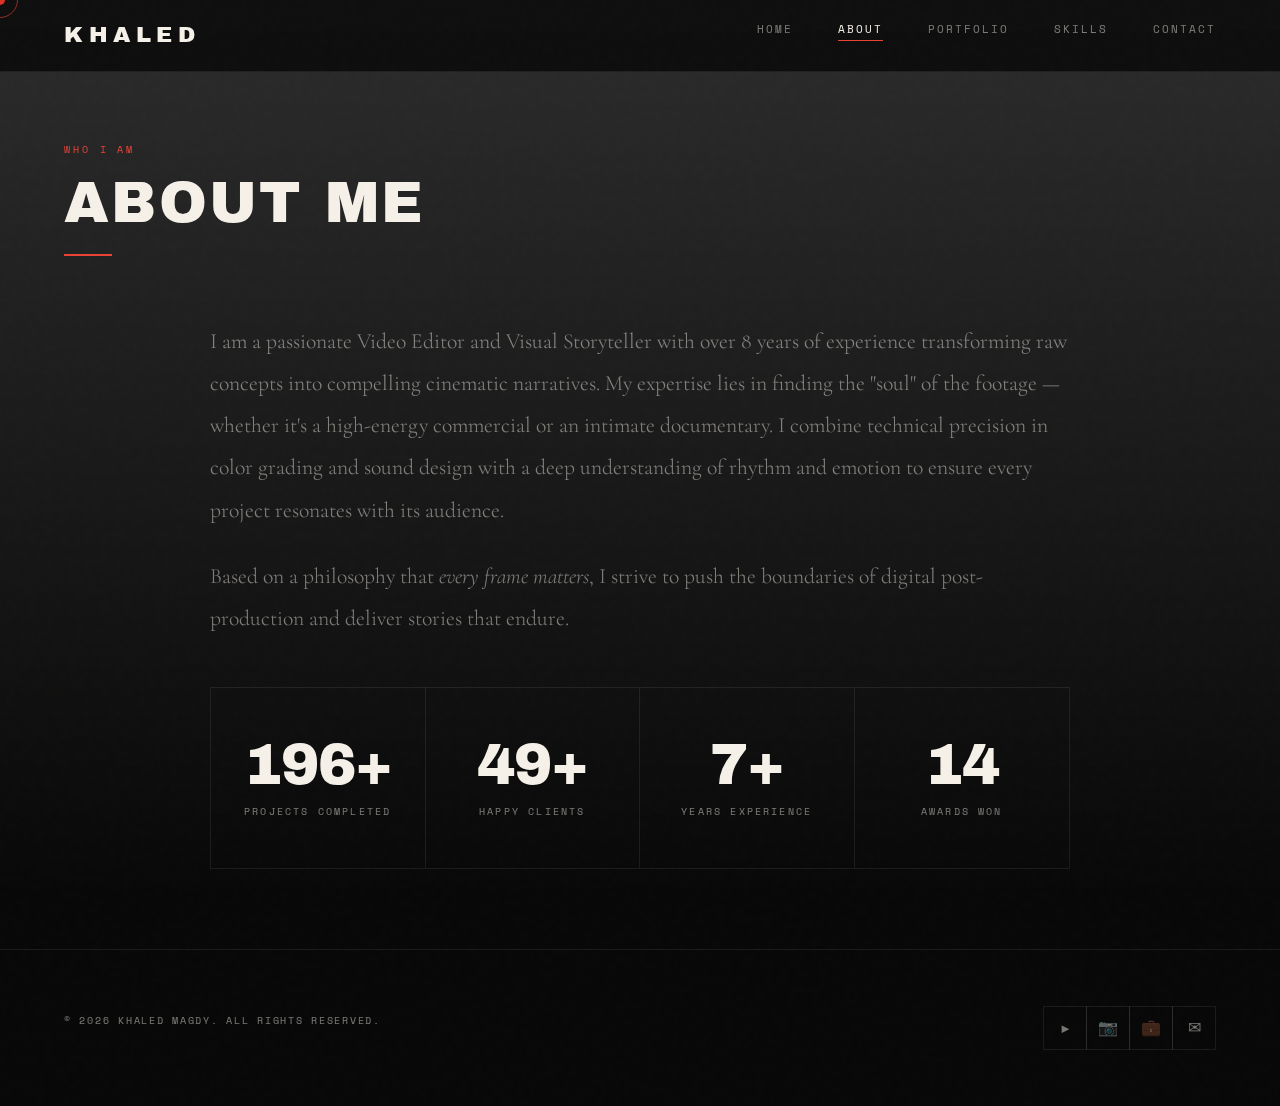
<file: about.html>
<!DOCTYPE html>
<html lang="en">
<head>
    <meta charset="UTF-8">
    <meta name="viewport" content="width=device-width, initial-scale=1.0">
    <title>Khaled Magdy — About</title>
    <link href="https://cdn.jsdelivr.net/npm/bootstrap@5.3.2/dist/css/bootstrap.min.css" rel="stylesheet">
    <link rel="preconnect" href="https://fonts.googleapis.com">
    <link rel="preconnect" href="https://fonts.gstatic.com" crossorigin>
    <link href="https://fonts.googleapis.com/css2?family=Archivo+Black&family=Cormorant+Garamond:ital,wght@0,300;0,400;1,300;1,400&family=Space+Mono:wght@400;700&display=swap" rel="stylesheet">
    <link rel="stylesheet" href="style.css">
</head>
<body>
<div class="cursor"></div>
<div class="cursor-ring"></div>
<div class="bg-gradient"></div>

<nav>
    <a href="index.html" style="text-decoration:none;">
        <div class="logo">Khaled</div>
    </a>
    <ul class="nav-links">
        <li><a href="index.html">Home</a></li>
        <li><a href="about.html" class="active">About</a></li>
        <li><a href="portfolio.html">Portfolio</a></li>
        <li><a href="skills.html">Skills</a></li>
        <li><a href="contact.html">Contact</a></li>
    </ul>
    <div class="menu-toggle" onclick="toggleMenu()">
        <span></span><span></span><span></span>
    </div>
</nav>

<section class="page-section" style="padding-top:140px;">
    <span class="section-label">Who I Am</span>
    <h2 class="section-title" data-reveal>About Me</h2>
    <div class="section-divider"></div>

    <div class="about-content">
        <p class="about-description" data-reveal>
            I am a passionate Video Editor and Visual Storyteller with over 8 years of experience 
            transforming raw concepts into compelling cinematic narratives. My expertise lies in 
            finding the "soul" of the footage — whether it's a high-energy commercial or an 
            intimate documentary. I combine technical precision in color grading and sound design 
            with a deep understanding of rhythm and emotion to ensure every project resonates 
            with its audience.
        </p>
        <p class="about-description" data-reveal data-reveal-delay="1" style="margin-top:-1.5rem;">
            Based on a philosophy that <em>every frame matters</em>, I strive to push the boundaries 
            of digital post-production and deliver stories that endure.
        </p>

        <div class="stats" data-reveal data-reveal-delay="2">
            <div class="stat-item">
                <div class="stat-number">200+</div>
                <div class="stat-label">Projects Completed</div>
            </div>
            <div class="stat-item">
                <div class="stat-number">50+</div>
                <div class="stat-label">Happy Clients</div>
            </div>
            <div class="stat-item">
                <div class="stat-number">8+</div>
                <div class="stat-label">Years Experience</div>
            </div>
            <div class="stat-item">
                <div class="stat-number">15</div>
                <div class="stat-label">Awards Won</div>
            </div>
        </div>
    </div>
</section>

<footer>
    <p>&copy; 2026 Khaled Magdy. All rights reserved.</p>
    <div class="social-links">
        <a href="#" aria-label="YouTube">▶</a>
        <a href="#" aria-label="Instagram">📷</a>
        <a href="#" aria-label="LinkedIn">💼</a>
        <a href="#" aria-label="Email">✉</a>
    </div>
</footer>

<script src="https://cdn.jsdelivr.net/npm/bootstrap@5.3.2/dist/js/bootstrap.bundle.min.js"></script>
<script src="script.js"></script>
</body>
</html>
</file>
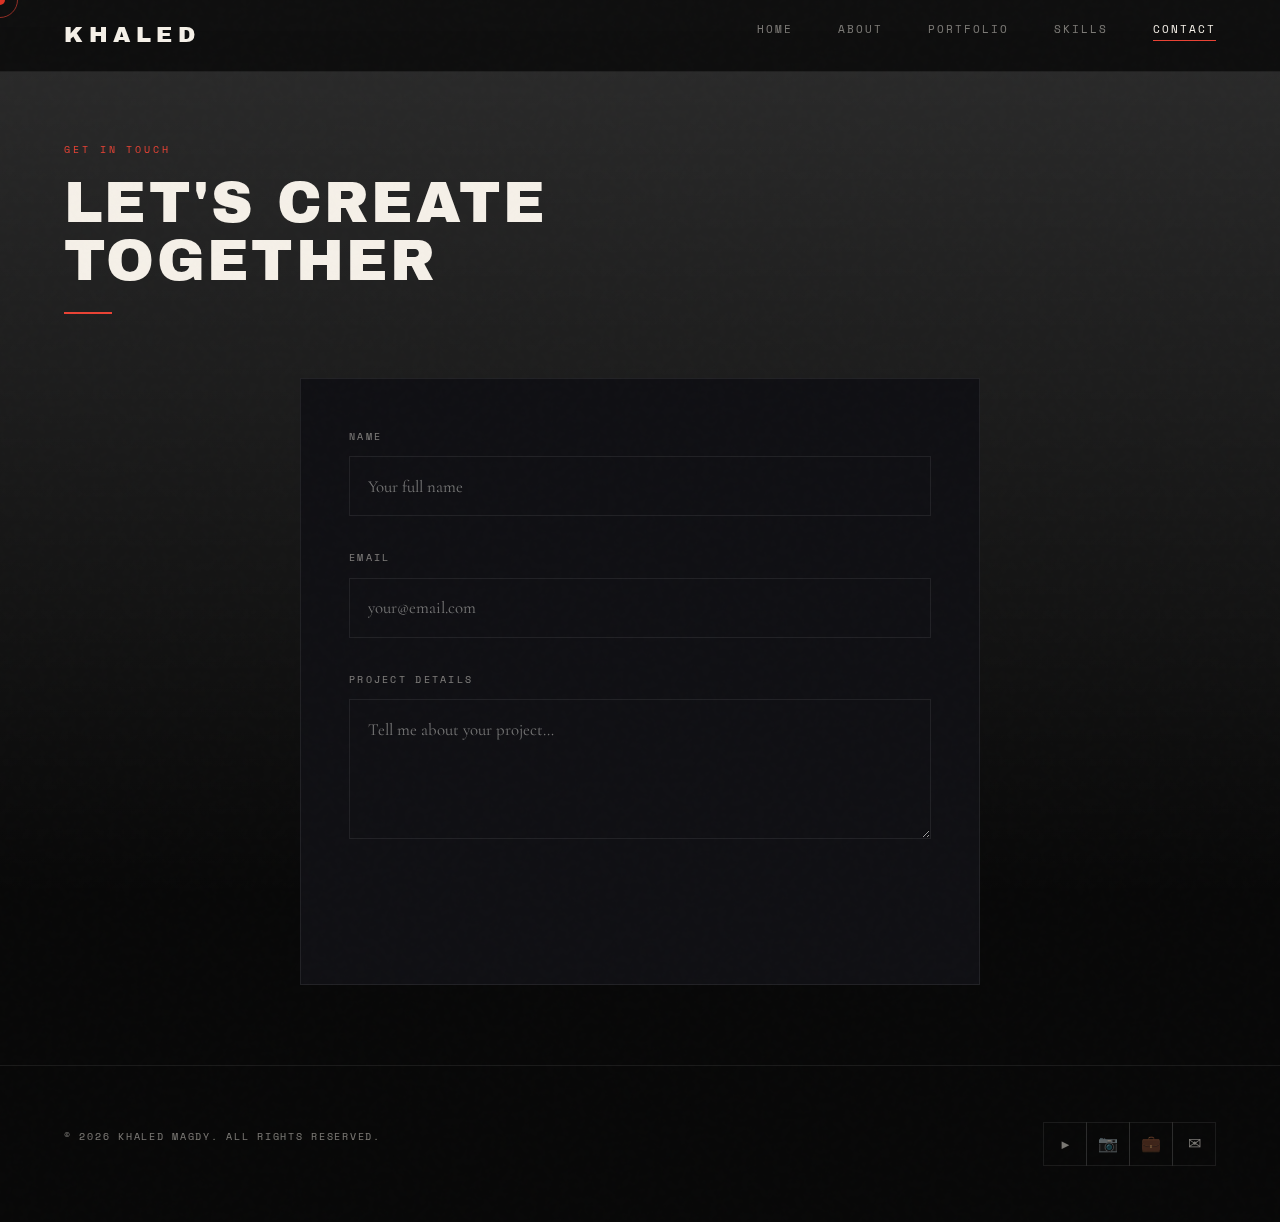
<file: contact.html>
<!DOCTYPE html>
<html lang="en">
<head>
    <meta charset="UTF-8">
    <meta name="viewport" content="width=device-width, initial-scale=1.0">
    <title>Khaled Magdy — Contact</title>
    <link href="https://cdn.jsdelivr.net/npm/bootstrap@5.3.2/dist/css/bootstrap.min.css" rel="stylesheet">
    <link rel="preconnect" href="https://fonts.googleapis.com">
    <link rel="preconnect" href="https://fonts.gstatic.com" crossorigin>
    <link href="https://fonts.googleapis.com/css2?family=Archivo+Black&family=Cormorant+Garamond:ital,wght@0,300;0,400;1,300;1,400&family=Space+Mono:wght@400;700&display=swap" rel="stylesheet">
    <link rel="stylesheet" href="style.css">
</head>
<body>
<div class="cursor"></div>
<div class="cursor-ring"></div>
<div class="bg-gradient"></div>

<nav>
    <a href="index.html" style="text-decoration:none;">
        <div class="logo">Khaled</div>
    </a>
    <ul class="nav-links">
        <li><a href="index.html">Home</a></li>
        <li><a href="about.html">About</a></li>
        <li><a href="portfolio.html">Portfolio</a></li>
        <li><a href="skills.html">Skills</a></li>
        <li><a href="contact.html" class="active">Contact</a></li>
    </ul>
    <div class="menu-toggle" onclick="toggleMenu()">
        <span></span><span></span><span></span>
    </div>
</nav>

<section class="page-section" style="padding-top:140px;">
    <span class="section-label">Get in Touch</span>
    <h2 class="section-title" data-reveal>Let's Create<br>Together</h2>
    <div class="section-divider"></div>

    <div class="contact-content">
        <form class="contact-form" onsubmit="return false;">
            <div class="form-group" data-reveal>
                <label for="name">Name</label>
                <input type="text" id="name" name="name" required placeholder="Your full name">
            </div>
            <div class="form-group" data-reveal data-reveal-delay="1">
                <label for="email">Email</label>
                <input type="email" id="email" name="email" required placeholder="your@email.com">
            </div>
            <div class="form-group" data-reveal data-reveal-delay="2">
                <label for="project">Project Details</label>
                <textarea id="project" name="project" required placeholder="Tell me about your project…"></textarea>
            </div>
            <button type="submit" class="submit-button" data-reveal data-reveal-delay="3">Send Message</button>
        </form>
    </div>
</section>

<footer>
    <p>&copy; 2026 Khaled Magdy. All rights reserved.</p>
    <div class="social-links">
        <a href="#" aria-label="YouTube">▶</a>
        <a href="#" aria-label="Instagram">📷</a>
        <a href="#" aria-label="LinkedIn">💼</a>
        <a href="#" aria-label="Email">✉</a>
    </div>
</footer>

<script src="https://cdn.jsdelivr.net/npm/bootstrap@5.3.2/dist/js/bootstrap.bundle.min.js"></script>
<script src="script.js"></script>
</body>
</html>
</file>
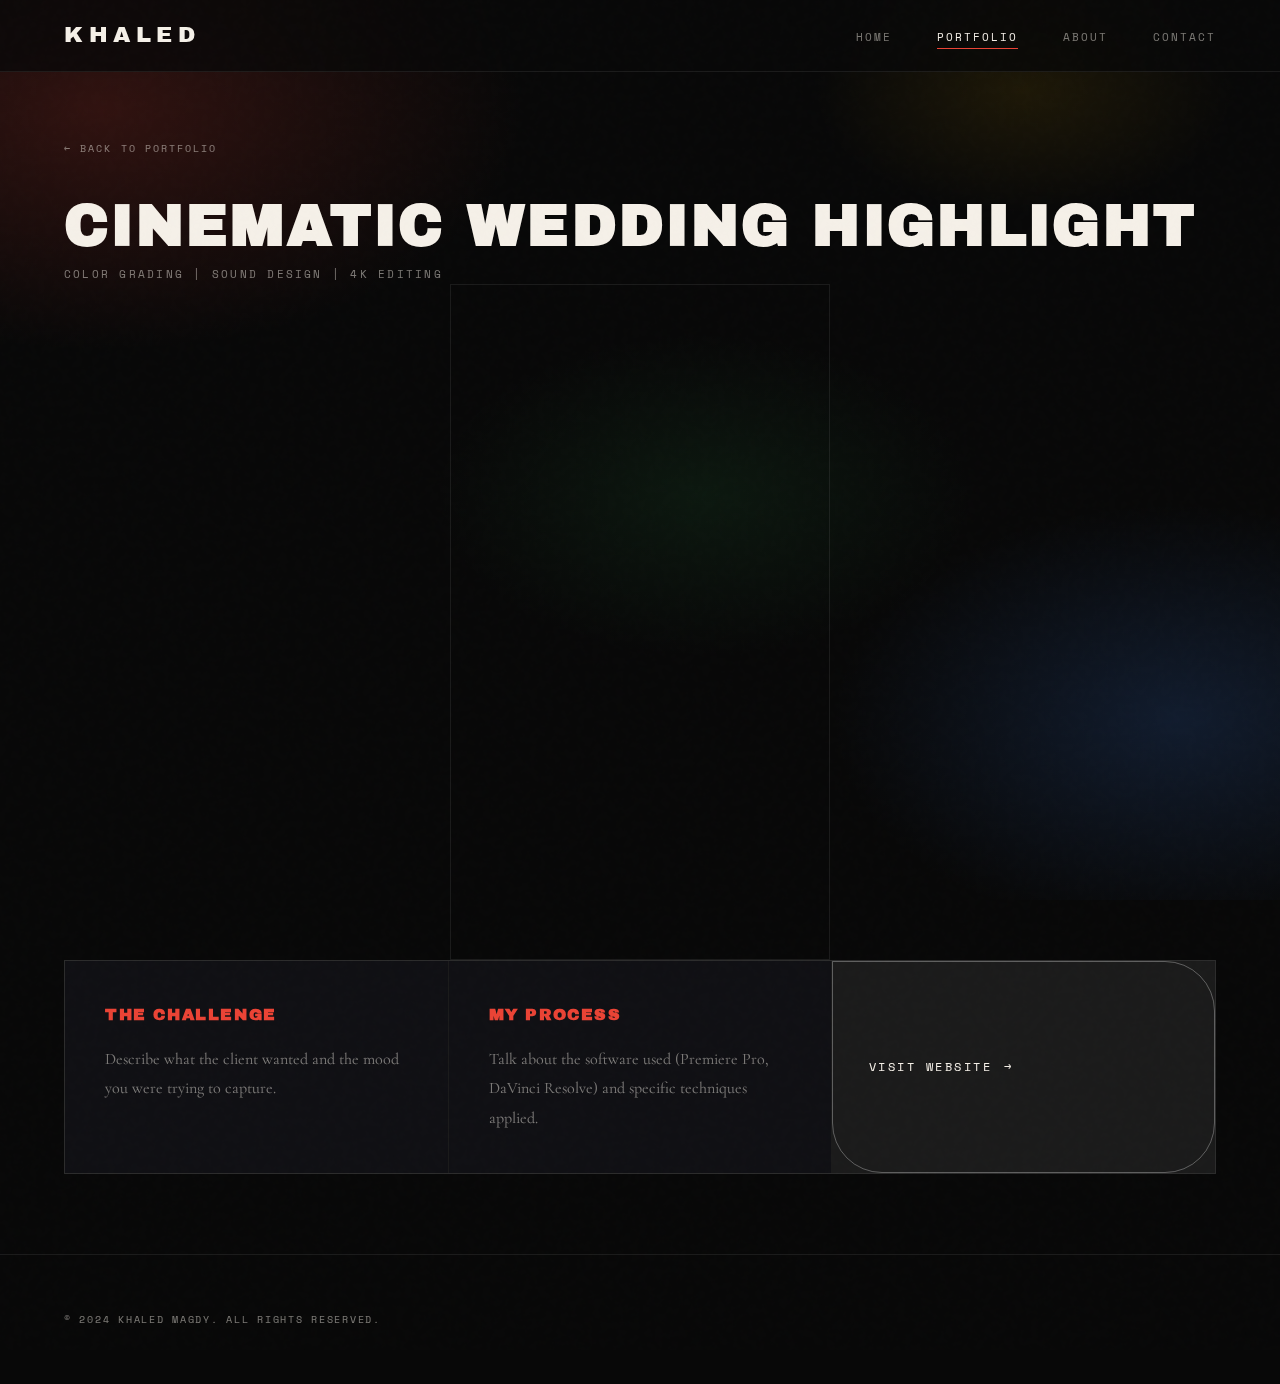
<file: project-1.html>
<!DOCTYPE html>
<html lang="en">
<head>
    <meta charset="UTF-8">
    <meta name="viewport" content="width=device-width, initial-scale=1.0">
    <title>Project Name - Video Portfolio</title>
    <link href="https://fonts.googleapis.com/css2?family=Bebas+Neue&family=Outfit:wght@300;400;600&display=swap" rel="stylesheet">
    <link rel="stylesheet" href="style.css">
</head>
<body>
    <div class="bg-gradient"></div>

    <nav>
        <a href="index.html" style="text-decoration: none;">
        <div class="logo">Khaled</div>
        </a>
        <ul class="nav-links">
            <li><a href="index.html">Home</a></li>
            <li><a href="portfolio.html" class="active">Portfolio</a></li>
            <li><a href="about.html">About</a></li>
            <li><a href="contact.html">Contact</a></li>
        </ul>
    </nav>

    <section class="project-detail-section">
        <div class="project-header">
            <a href="portfolio.html" class="back-link">← Back to Portfolio</a>
            <h1 class="section-title">Cinematic Wedding Highlight</h1>
            <p class="project-subtitle">Color Grading | Sound Design | 4K Editing</p>
        </div>

        <div class="dynamic-video-wrapper">
    <div class="video-item">
        <iframe 
            src="https://www.facebook.com/plugins/video.php?height=476&href=https%3A%2F%2Fwww.facebook.com%2Freel%2F877121025022593%2F&show_text=false&width=267&t=0" 
            scrolling="no" 
            frameborder="0" 
            allowfullscreen="true" 
            allow="autoplay; clipboard-write; encrypted-media; picture-in-picture; web-share">
        </iframe>
    </div>


        <div class="project-info">
            <div class="info-block">
                <h3>The Challenge</h3>
                <p>Describe what the client wanted and the mood you were trying to capture.</p>
            </div>
            <div class="info-block">
                <h3>My Process</h3>
                <p>Talk about the software used (Premiere Pro, DaVinci Resolve) and specific techniques applied.</p>
            </div>
            <a href="https://yourprojectlink.com" class="cta-button" target="_blank">Visit Website</a>
        </div>
    </section>

    <footer>
        <p>&copy; 2024 Khaled Magdy. All rights reserved.</p>
    </footer>
</body>
</html>
</file>
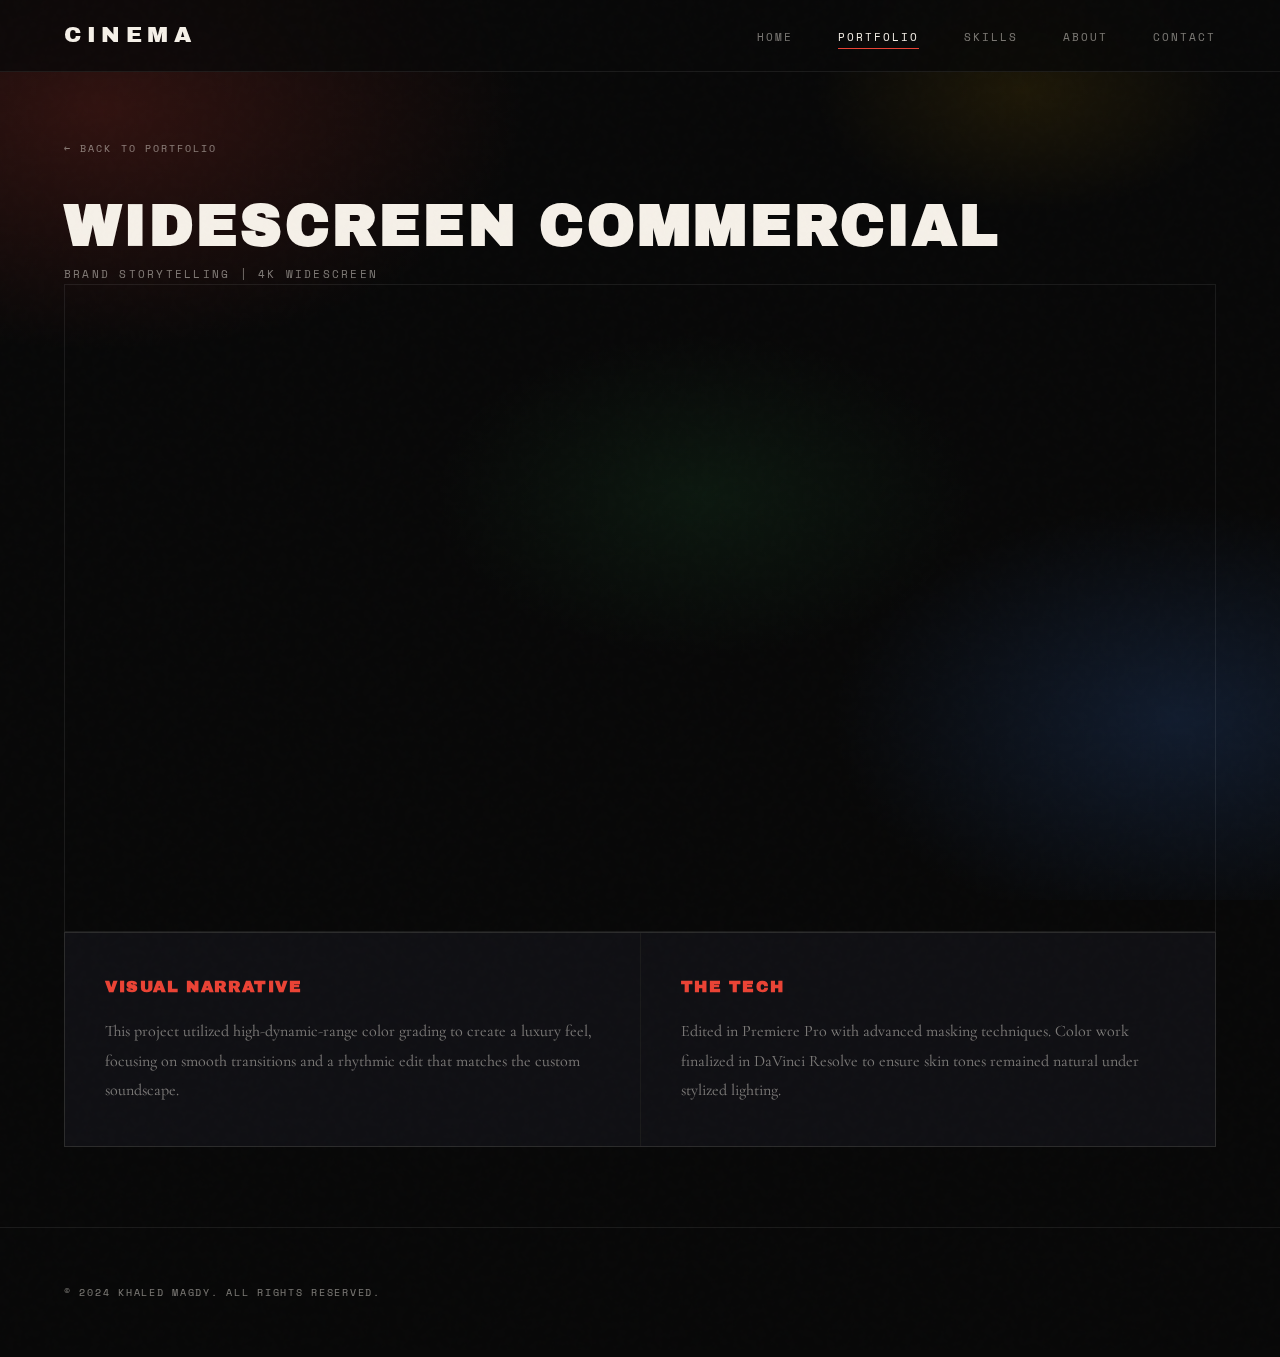
<file: project-2.html>
<!DOCTYPE html>
<html lang="en">
<head>
    <meta charset="UTF-8">
    <meta name="viewport" content="width=device-width, initial-scale=1.0">
    <title>Cinematic Commercial - Project 2</title>
    <link href="https://fonts.googleapis.com/css2?family=Bebas+Neue&family=Outfit:wght@300;400;600&display=swap" rel="stylesheet">
    <link rel="stylesheet" href="style.css">
</head>
<body>
    <div class="bg-gradient"></div>

    <nav>
        <div class="logo">CINEMA</div>
        <ul class="nav-links">
            <li><a href="home.html">Home</a></li>
            <li><a href="portfolio.html" class="active">Portfolio</a></li>
            <li><a href="skills.html">Skills</a></li>
            <li><a href="about.html">About</a></li>
            <li><a href="contact.html">Contact</a></li>
        </ul>
    </nav>

    <section class="project-detail-section">
        <div class="project-header">
            <a href="portfolio.html" class="back-link">← Back to Portfolio</a>
            <h1 class="section-title">Widescreen Commercial</h1>
            <p class="project-subtitle">Brand Storytelling | 4K Widescreen</p>
        </div>

        <div class="dynamic-video-wrapper">
            <div class="video-item widescreen">
                <iframe 
                    src="https://www.youtube.com/embed/dQw4w9WgXcQ" 
                    frameborder="0" 
                    allowfullscreen="true" 
                    allow="autoplay; encrypted-media; picture-in-picture">
                </iframe>
            </div>
        </div>

        <div class="project-info">
            <div class="info-block">
                <h3>Visual Narrative</h3>
                <p>This project utilized high-dynamic-range color grading to create a luxury feel, focusing on smooth transitions and a rhythmic edit that matches the custom soundscape.</p>
            </div>
            <div class="info-block">
                <h3>The Tech</h3>
                <p>Edited in Premiere Pro with advanced masking techniques. Color work finalized in DaVinci Resolve to ensure skin tones remained natural under stylized lighting.</p>
            </div>
        </div>
    </section>

    <footer>
        <p>&copy; 2024 Khaled Magdy. All rights reserved.</p>
    </footer>
</body>
</html>
</file>
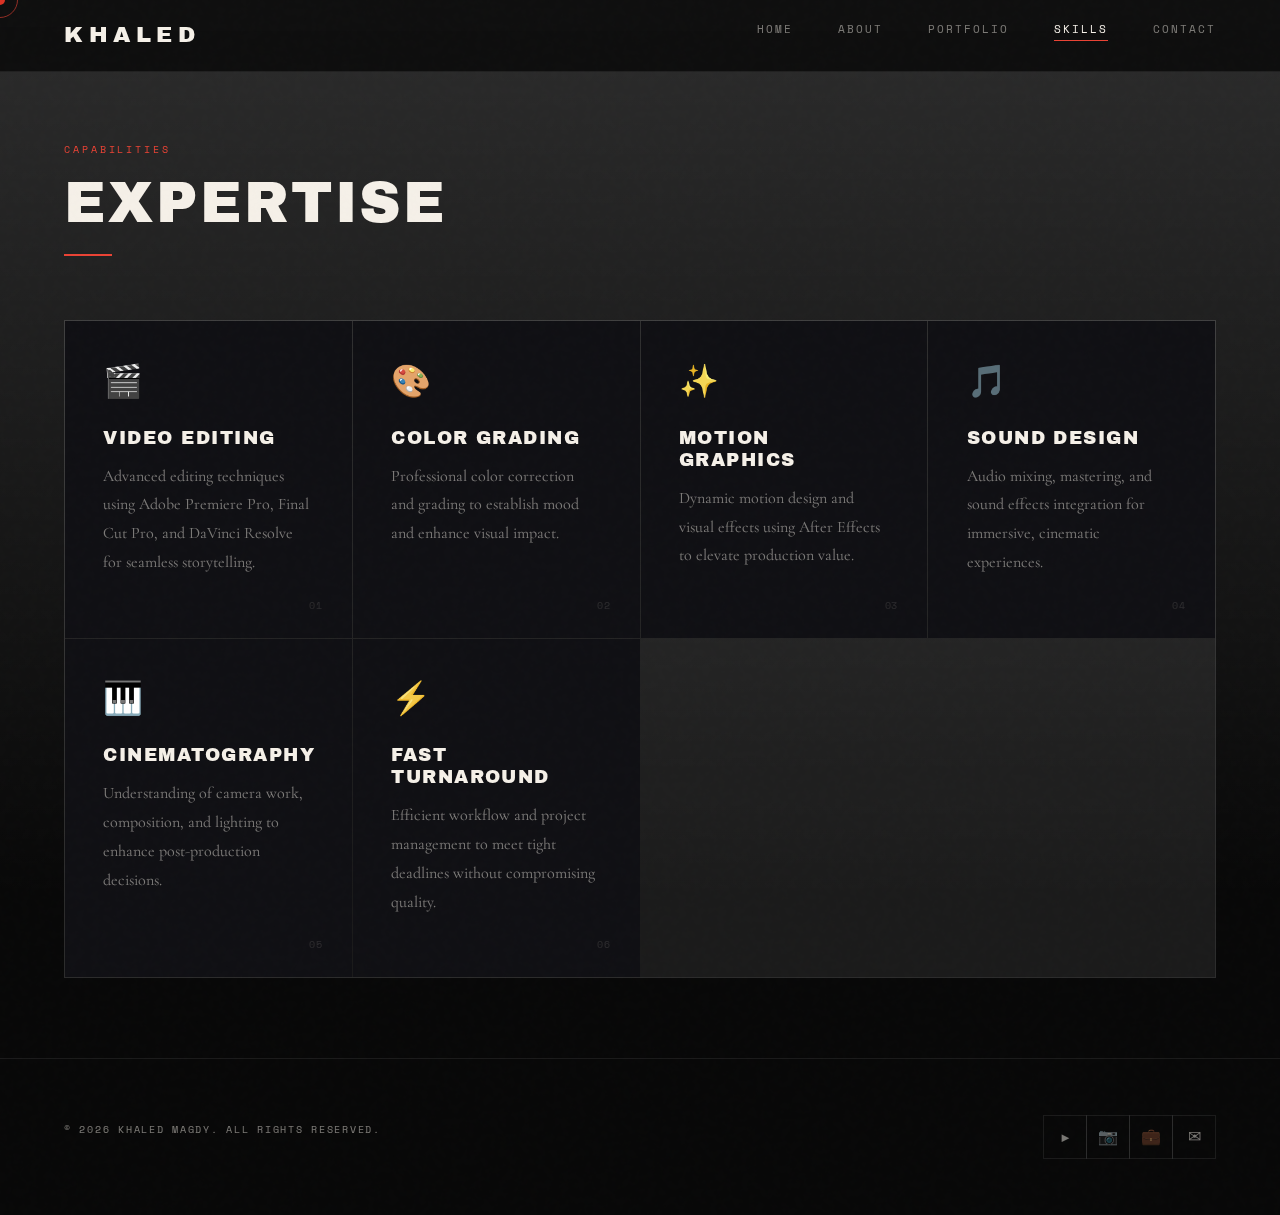
<file: skills.html>
<!DOCTYPE html>
<html lang="en">
<head>
    <meta charset="UTF-8">
    <meta name="viewport" content="width=device-width, initial-scale=1.0">
    <title>Khaled Magdy — Skills</title>
    <link href="https://cdn.jsdelivr.net/npm/bootstrap@5.3.2/dist/css/bootstrap.min.css" rel="stylesheet">
    <link rel="preconnect" href="https://fonts.googleapis.com">
    <link rel="preconnect" href="https://fonts.gstatic.com" crossorigin>
    <link href="https://fonts.googleapis.com/css2?family=Archivo+Black&family=Cormorant+Garamond:ital,wght@0,300;0,400;1,300;1,400&family=Space+Mono:wght@400;700&display=swap" rel="stylesheet">
    <link rel="stylesheet" href="style.css">
</head>
<body>
<div class="cursor"></div>
<div class="cursor-ring"></div>
<div class="bg-gradient"></div>

<nav>
    <a href="index.html" style="text-decoration:none;">
        <div class="logo">Khaled</div>
    </a>
    <ul class="nav-links">
        <li><a href="index.html">Home</a></li>
        <li><a href="about.html">About</a></li>
        <li><a href="portfolio.html">Portfolio</a></li>
        <li><a href="skills.html" class="active">Skills</a></li>
        <li><a href="contact.html">Contact</a></li>
    </ul>
    <div class="menu-toggle" onclick="toggleMenu()">
        <span></span><span></span><span></span>
    </div>
</nav>

<section class="page-section" style="padding-top:140px;">
    <span class="section-label">Capabilities</span>
    <h2 class="section-title" data-reveal>Expertise</h2>
    <div class="section-divider"></div>

    <div class="skills-container">
        <div class="skill-card" data-reveal>
            <span class="skill-icon">🎬</span>
            <h3>Video Editing</h3>
            <p>Advanced editing techniques using Adobe Premiere Pro, Final Cut Pro, and DaVinci Resolve for seamless storytelling.</p>
            <span class="skill-num">01</span>
        </div>
        <div class="skill-card" data-reveal data-reveal-delay="1">
            <span class="skill-icon">🎨</span>
            <h3>Color Grading</h3>
            <p>Professional color correction and grading to establish mood and enhance visual impact.</p>
            <span class="skill-num">02</span>
        </div>
        <div class="skill-card" data-reveal data-reveal-delay="2">
            <span class="skill-icon">✨</span>
            <h3>Motion Graphics</h3>
            <p>Dynamic motion design and visual effects using After Effects to elevate production value.</p>
            <span class="skill-num">03</span>
        </div>
        <div class="skill-card" data-reveal>
            <span class="skill-icon">🎵</span>
            <h3>Sound Design</h3>
            <p>Audio mixing, mastering, and sound effects integration for immersive, cinematic experiences.</p>
            <span class="skill-num">04</span>
        </div>
        <div class="skill-card" data-reveal data-reveal-delay="1">
            <span class="skill-icon">🎹</span>
            <h3>Cinematography</h3>
            <p>Understanding of camera work, composition, and lighting to enhance post-production decisions.</p>
            <span class="skill-num">05</span>
        </div>
        <div class="skill-card" data-reveal data-reveal-delay="2">
            <span class="skill-icon">⚡</span>
            <h3>Fast Turnaround</h3>
            <p>Efficient workflow and project management to meet tight deadlines without compromising quality.</p>
            <span class="skill-num">06</span>
        </div>
    </div>
</section>

<footer>
    <p>&copy; 2026 Khaled Magdy. All rights reserved.</p>
    <div class="social-links">
        <a href="#" aria-label="YouTube">▶</a>
        <a href="#" aria-label="Instagram">📷</a>
        <a href="#" aria-label="LinkedIn">💼</a>
        <a href="#" aria-label="Email">✉</a>
    </div>
</footer>

<script src="https://cdn.jsdelivr.net/npm/bootstrap@5.3.2/dist/js/bootstrap.bundle.min.js"></script>
<script src="script.js"></script>
</body>
</html>
</file>
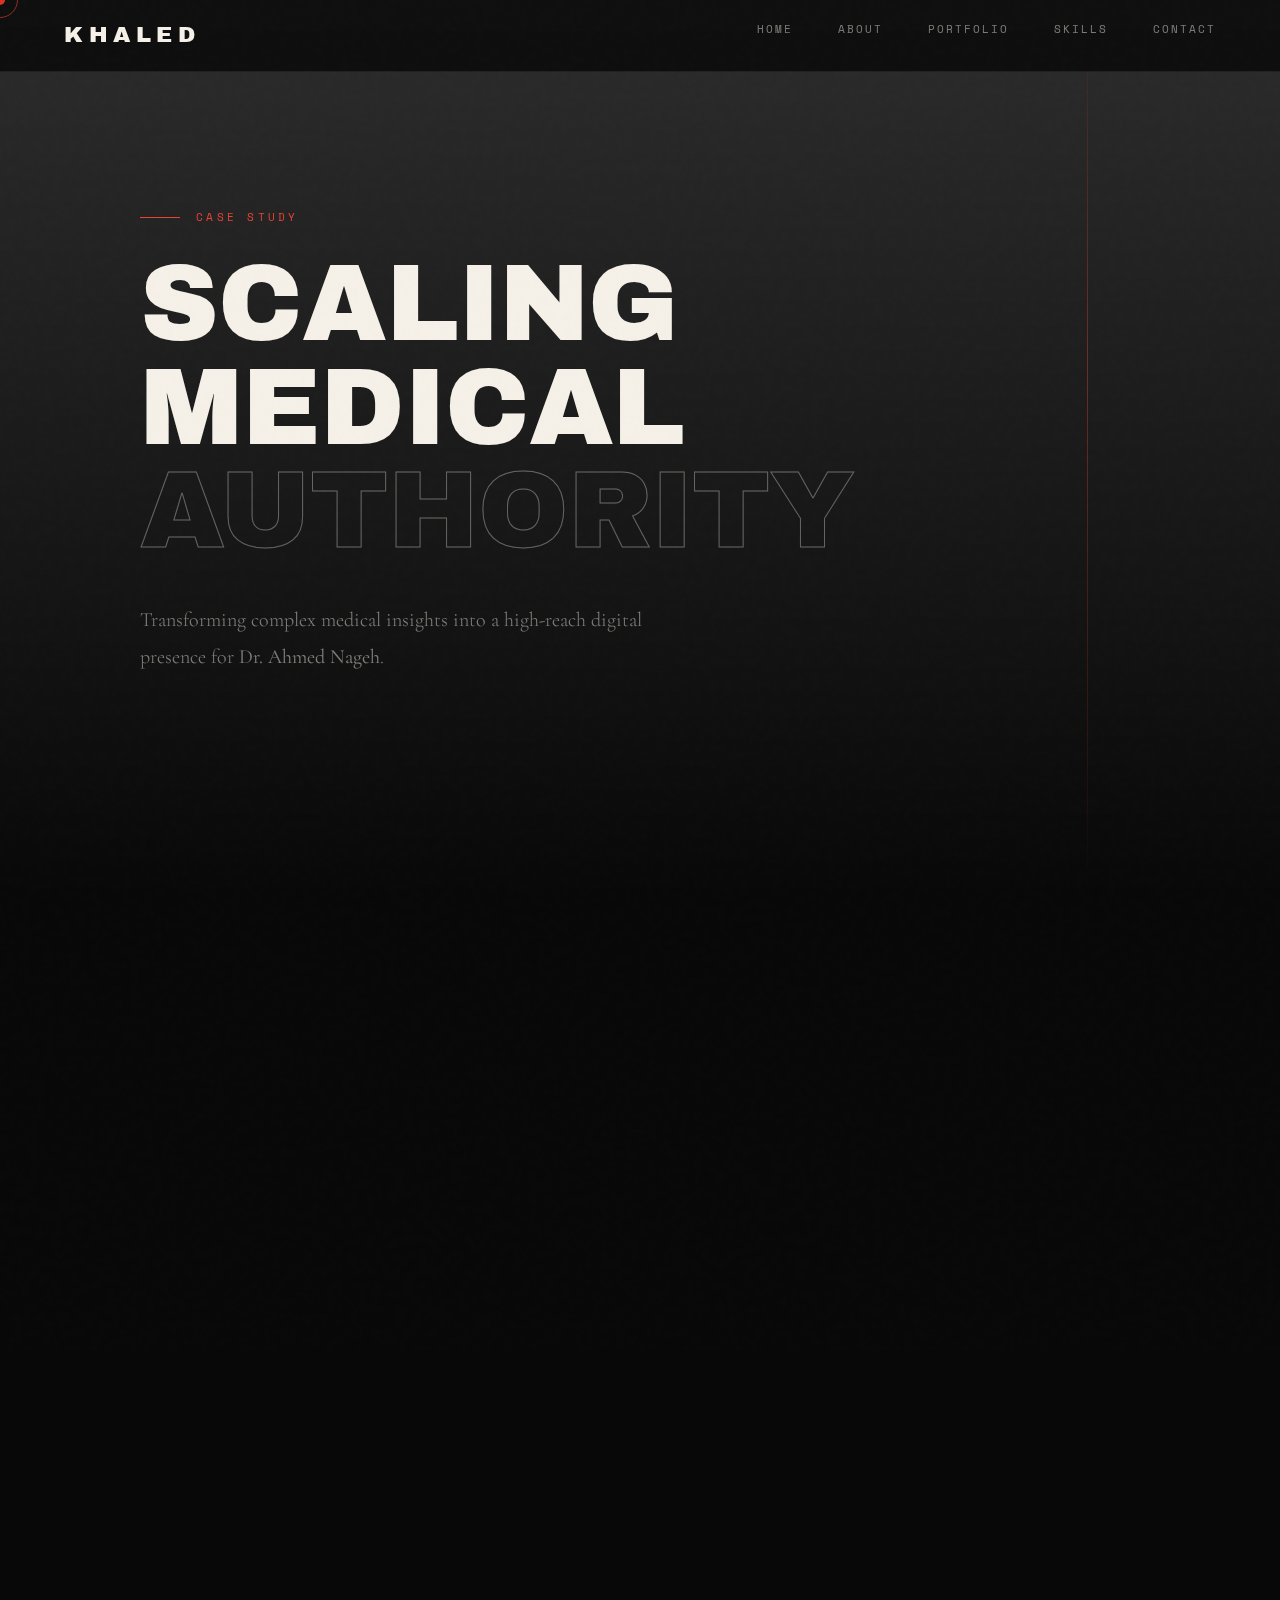
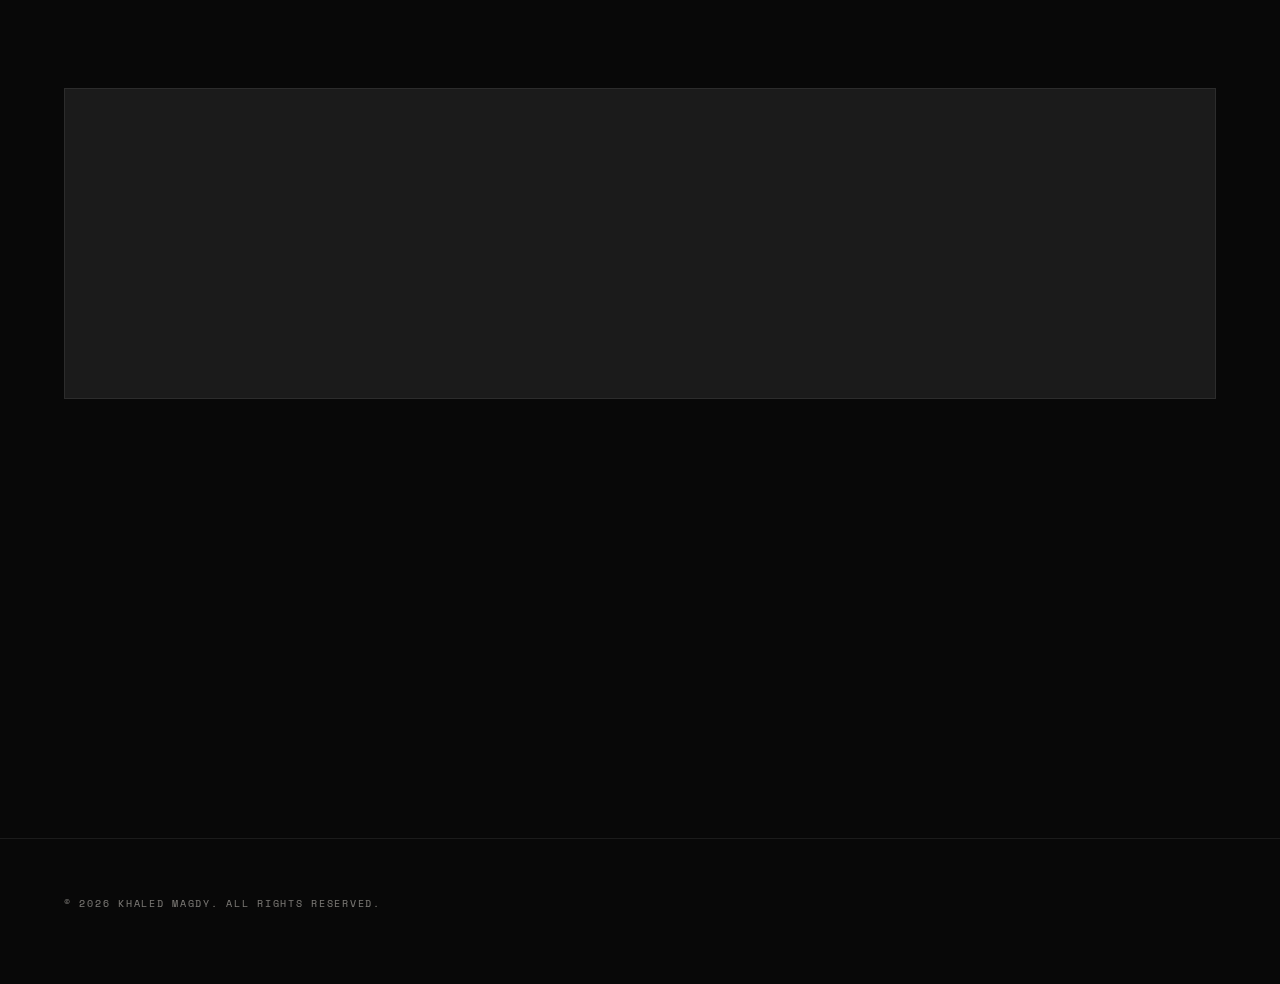
<file: Clients/AhmedNageh.html>
<!DOCTYPE html>
<html lang="en">
<head>
    <meta charset="UTF-8">
    <meta name="viewport" content="width=device-width, initial-scale=1.0">
    <title>Dr. Ahmed Nageh — Case Study</title>
    
    <link href="https://cdn.jsdelivr.net/npm/bootstrap@5.3.2/dist/css/bootstrap.min.css" rel="stylesheet">
    
    <link rel="preconnect" href="https://fonts.googleapis.com">
    <link rel="preconnect" href="https://fonts.gstatic.com" crossorigin>
    <link href="https://fonts.googleapis.com/css2?family=Archivo+Black&family=Cormorant+Garamond:ital,wght@0,300;0,400;1,300;1,400&family=Space+Mono:wght@400;700&display=swap" rel="stylesheet">
    
    <link rel="stylesheet" href="../style.css">
</head>
<body>
<div class="cursor"></div>
<div class="cursor-ring"></div>
<div class="bg-gradient"></div>

<nav>
    <a href="../index.html" style="text-decoration:none;">
        <div class="logo">Khaled</div>
    </a>
    <ul class="nav-links">
        <li><a href="../index.html">Home</a></li>
        <li><a href="../about.html">About</a></li>
        <li><a href="../portfolio.html">Portfolio</a></li>
        <li><a href="../skills.html">Skills</a></li>
        <li><a href="../contact.html">Contact</a></li>
    </ul>
</nav>

<header class="hero">
    <div class="hero-content">
        <span class="hero-eyebrow" data-reveal>Case Study</span>
        <h1 data-reveal>Scaling Medical <em>Authority</em></h1>
        <p class="subtitle" data-reveal>
            Transforming complex medical insights into a high-reach digital presence for <strong>Dr. Ahmed Nageh</strong>.
        </p>
    </div>
</header>

<section class="page-section">
    <div class="container">
        <div class="row align-items-center">
            <div class="col-lg-5" data-reveal>
                <span class="section-label">The Results</span>
                <h2 class="section-title">2 Month Impact</h2>
                <p style="color:var(--muted); font-family:var(--font-serif); font-size:1.1rem;">
                    Through strategic organic optimization, and with the help of <strong><a href="WordReward.html">Wordreward</a></strong>'s content writing team, we achieved massive visibility without a single dollar spent on ads.
                </p>
            </div>
            <div class="col-lg-7">
                <div class="stats" data-reveal>
                    <div class="stat-item">
                        <div class="stat-number" data-suffix="K+">494</div>
                        <div class="stat-label">Organic Views</div>
                    </div>
                    <div class="stat-item">
                        <div class="stat-number" data-suffix="K">17</div>
                        <div class="stat-label">Avg. TikTok Views</div>
                    </div>
                    <div class="stat-item" style="border-right:none;">
                        <div class="stat-number" data-prefix="$">0</div>
                        <div class="stat-label">Ad Spend</div>
                    </div>
                </div>
            </div>
        </div>
    </div>
</section>

<section class="page-section" style="background: none; padding-top: 140px;">
    <span class="section-label" data-reveal>🛠️ The Strategy</span>
    <h2 class="section-title" data-reveal>"Clean Authority"</h2>
    <div class="section-divider" data-reveal></div>

    <div class="skills-container">
        <div class="skill-card" data-reveal>
            <span class="skill-icon">🎯</span>
            <h3>Multi-Platform Optimization</h3>
            <p>Tailored 29 Reels for TikTok’s algorithm while maintaining professional aesthetics for Facebook.</p>
            <span class="skill-num">01</span>
        </div>

        <div class="skill-card" data-reveal data-reveal-delay="1">
            <span class="skill-icon">🪝</span>
            <h3>Strategic Hooking</h3>
            <p>Used minimalist typography and visual cues to stop the scroll and keep the medical advice as the "hero."</p>
            <span class="skill-num">02</span>
        </div>

        <div class="skill-card" data-reveal data-reveal-delay="2">
            <span class="skill-icon">🔍</span>
            <h3>SEO-Driven Content</h3>
            <p>Captions and titles structured to map to common patient search queries in digestive health.</p>
            <span class="skill-num">03</span>
        </div>
    </div>
</section>

<section class="page-section">
    <div class="container">
        <div class="about-content">
            <span class="section-label" data-reveal>Business ROI</span>
            <div class="about-description" data-reveal>
                <p style="font-size: 1.5rem; color: var(--white); line-height: 1.6;">
                    The campaign generated significant <strong>Organic Brand Equity</strong>. By focusing on "Retention-First" editing, we turned clinical information into viral, authoritative content.
                </p>
            </div>
        </div>
    </div>
</section>

<footer>
    <p>&copy; 2026 Khaled Magdy. All rights reserved.</p>
</footer>

<script src="../script.js"></script>
</body>
</html>
</file>
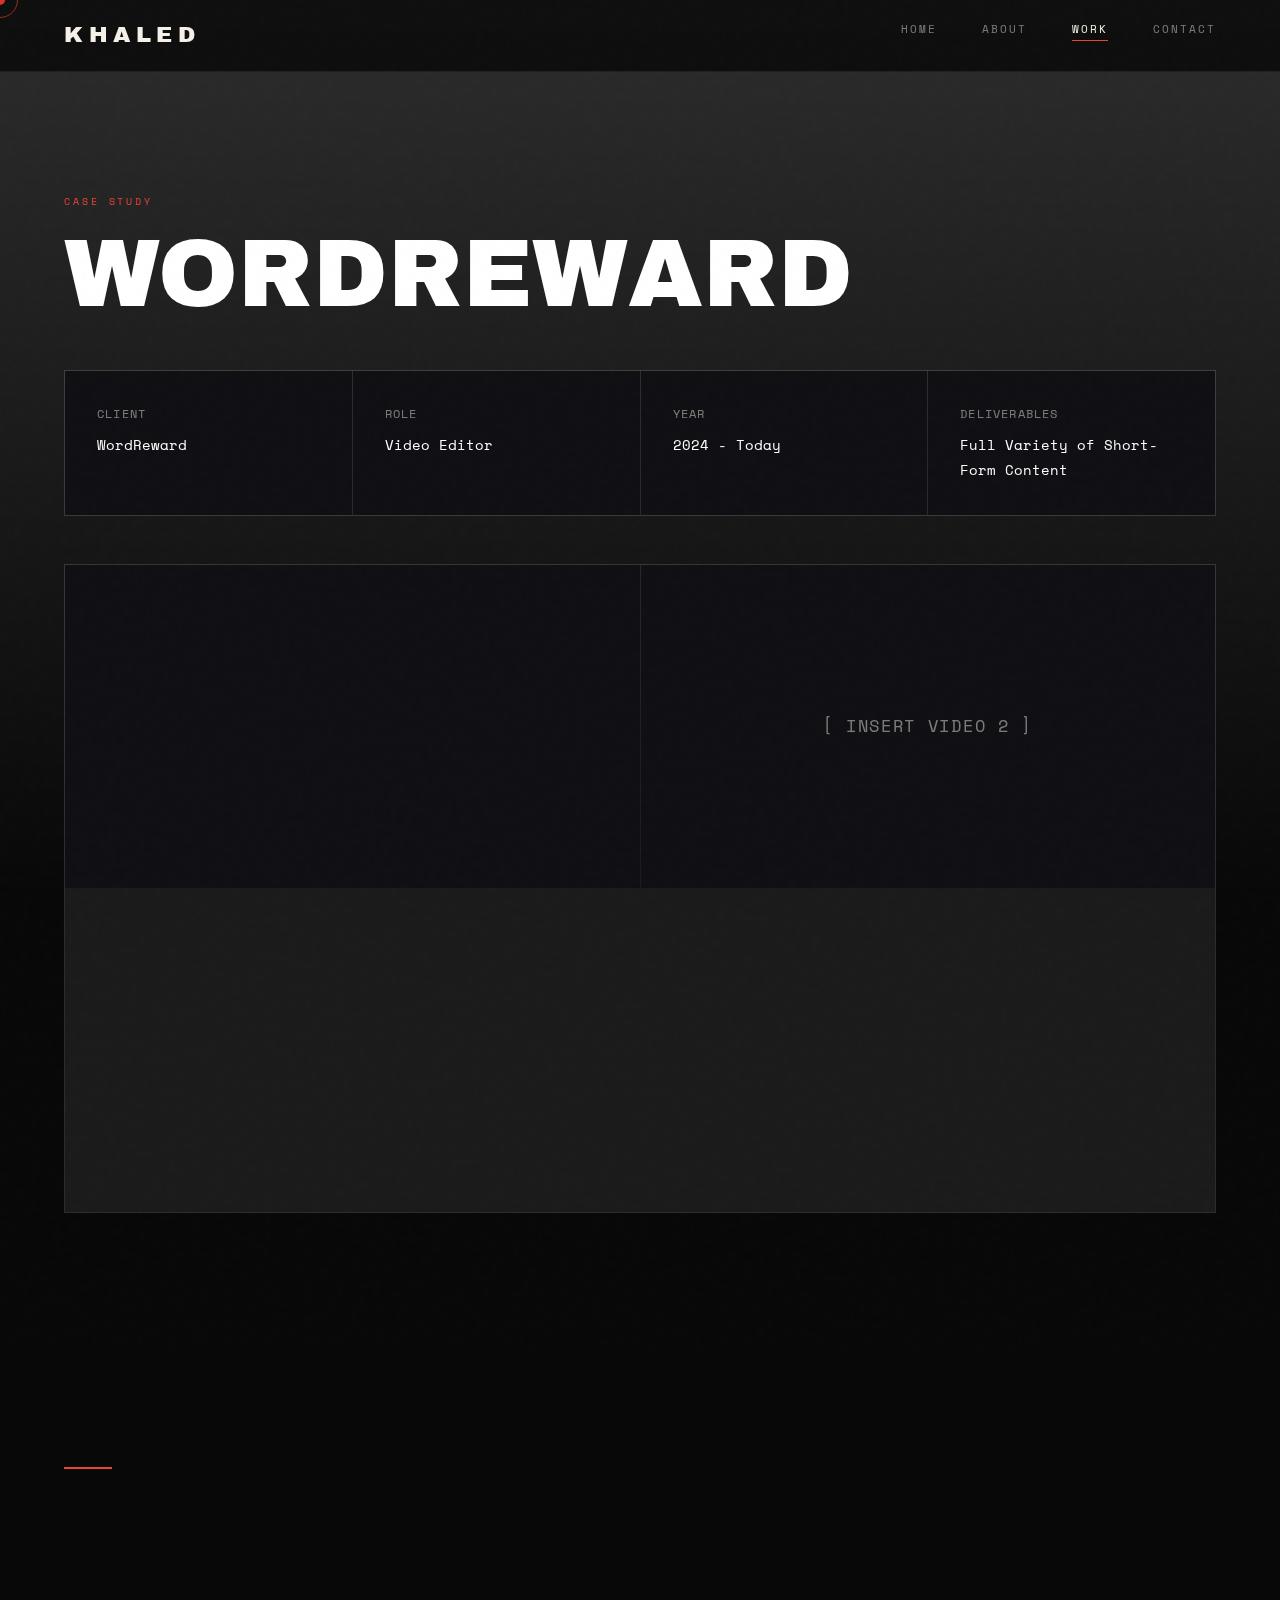
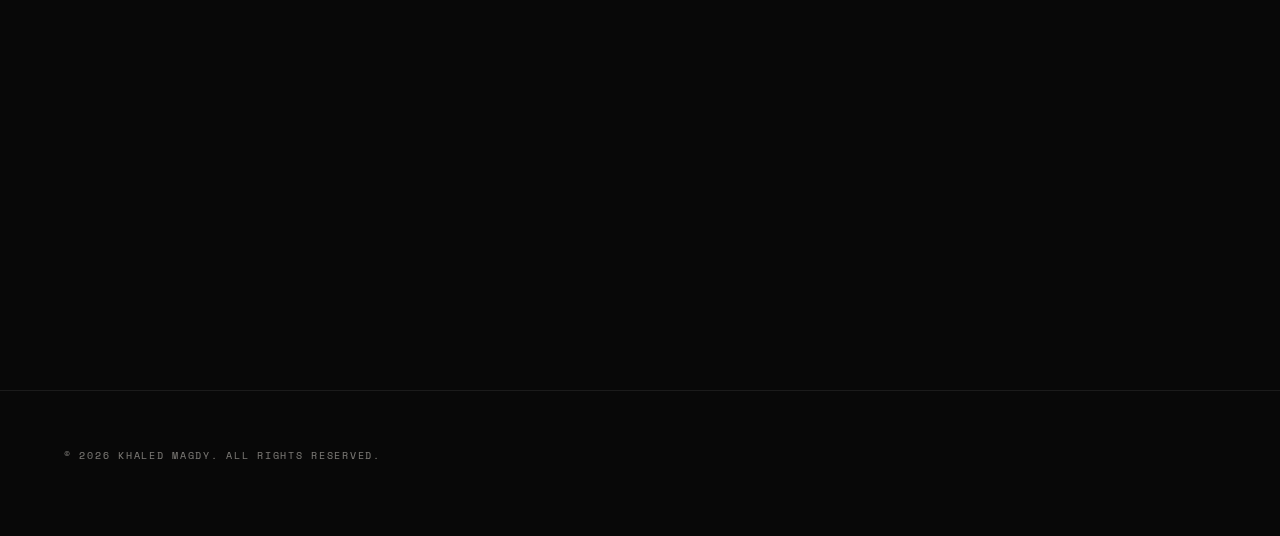
<file: Clients/WordReward.html>
<!DOCTYPE html>
<html lang="en">
<head>
    <meta charset="UTF-8">
    <meta name="viewport" content="width=device-width, initial-scale=1.0">
    <title>WordReward Project — Khaled Magdy</title>
    <link href="https://cdn.jsdelivr.net/npm/bootstrap@5.3.2/dist/css/bootstrap.min.css" rel="stylesheet">
    <link rel="preconnect" href="https://fonts.googleapis.com">
    <link rel="preconnect" href="https://fonts.gstatic.com" crossorigin>
    <link href="https://fonts.googleapis.com/css2?family=Archivo+Black&family=Cormorant+Garamond:ital,wght@0,300;0,400;1,300;1,400&family=Space+Mono:wght@400;700&display=swap" rel="stylesheet">
    <link rel="stylesheet" href="../style.css">
</head>
<body>
<div class="cursor"></div>
<div class="cursor-ring"></div>
<div class="bg-gradient"></div>

<nav>
    <a href="../index.html" style="text-decoration:none;">
        <div class="logo">Khaled</div>
    </a>
    <ul class="nav-links">
        <li><a href="../index.html">Home</a></li>
        <li><a href="../about.html">About</a></li>
        <li><a href="../index.html#portfolio" class="active">Work</a></li>
        <li><a href="../contact.html">Contact</a></li>
    </ul>
</nav>

<section class="page-section project-hero">
    <span class="section-label" data-reveal>Case Study</span>
    <h1 class="project-title" data-reveal>WordReward</h1>
    
    <div class="project-meta-grid" data-reveal>
        <div class="meta-item">
            <span class="meta-label">Client</span>
            <span class="meta-value">WordReward</span>
        </div>
        <div class="meta-item">
            <span class="meta-label">Role</span>
            <span class="meta-value">Video Editor </span>
        </div>
        <div class="meta-item">
            <span class="meta-label">Year</span>
            <span class="meta-value">2024 - Today</span>
        </div>
        <div class="meta-item">
            <span class="meta-label">Deliverables</span>
            <span class="meta-value">Full Variety of Short-Form Content</span>
        </div>
    </div>
</section>

<section class="page-section" style="padding-top: 0;">
    <div class="video-grid">
        <div class="video-container" data-reveal>
            <div class="video-placeholder">
                <span><iframe src="https://drive.google.com/file/d/16KESf4E3uBCNZx0t4vhwtQ0Yw4J-oD8v/view?usp=sharing" width="640" height="480" allow="autoplay" allowfullscreen></iframe></span>
            </div>
        </div>
        
        <div class="video-container" data-reveal data-reveal-delay="1">
            <div class="video-placeholder">
                <span>[ INSERT VIDEO 2 ]</span>
            </div>
        </div>
        
        <div class="video-container" data-reveal>
            <div class="video-placeholder">
                <span>[ INSERT VIDEO 3 ]</span>
            </div>
        </div>
        
        <div class="video-container" data-reveal data-reveal-delay="1">
            <div class="video-placeholder">
                <span>[ INSERT VIDEO 4 ]</span>
            </div>
        </div>
    </div>
</section>

<section class="page-section project-details">
    <div class="row">
        <div class="col-md-4">
            <h2 class="section-title" data-reveal style="font-size: 2rem;">The Brief</h2>
            <div class="section-divider"></div>
        </div>
        <div class="col-md-8">
            <p class="editorial-text" data-reveal>
                I started at WordReward as a video editor intern, creating promotional clips and social media content. After the internship, I transitioned to a full-time role, continuing to produce campaign videos while sharpening my editing and motion graphics skills.
            </p>
            <p class="editorial-text" data-reveal>
                The experience gave me practical, hands-on skills in video editing, motion graphics, and producing content optimized for social media.
            </p>
        </div>
    </div>
</section>

<section class="page-section" style="text-align: center; padding-bottom: 6rem;">
    <a href="KDC.html" class="cta-button" data-reveal><span>Next Project</span></a>
</section>

<footer>
    <p>&copy; 2026 Khaled Magdy. All rights reserved.</p>
</footer>

<script>
    // Reveal Animations
    const reveals = document.querySelectorAll('[data-reveal]');
    const revealOptions = { threshold: 0.1, rootMargin: "0px 0px -50px 0px" };

    const revealOnScroll = new IntersectionObserver(function(entries, observer) {
        entries.forEach(entry => {
            if (!entry.isIntersecting) return;
            entry.target.classList.add('visible');
            observer.unobserve(entry.target);
        });
    }, revealOptions);

    reveals.forEach(reveal => {
        revealOnScroll.observe(reveal);
    });

    // Custom Cursor
    const cursor = document.querySelector('.cursor');
    const cursorRing = document.querySelector('.cursor-ring');
    
    if (cursor && cursorRing) {
        document.addEventListener('mousemove', (e) => {
            cursor.style.transform = `translate(${e.clientX}px, ${e.clientY}px)`;
            cursorRing.style.transform = `translate(${e.clientX - 10}px, ${e.clientY - 10}px)`;
        });
    }
</script>

</body>
</html>
</file>
<file: style.css>
/* ============================================================
   KHALED MAGDY — CINEMATIC EDITORIAL PORTFOLIO
   Theme: Dark Film / Editorial / High Contrast Luxury
   ============================================================ */

@import url('https://fonts.googleapis.com/css2?family=Archivo+Black&family=Cormorant+Garamond:ital,wght@0,300;0,400;1,300;1,400&family=Space+Mono:wght@400;700&display=swap');

:root {
    --bg:        #080808;
    --surface:   #101014;
    --surface2:  #18181e;
    --border:    rgba(255,255,255,0.08);

    /* Primary accent — Google Red */
    --red:       #EA4335;
    --red-dim:   rgba(234,67,53,0.14);

    /* Secondary accents — Google palette */
    --blue:      #4285F4;
    --blue-dim:  rgba(66,133,244,0.14);
    --yellow:    #FBBC04;
    --yellow-dim:rgba(251,188,4,0.14);
    --green:     #34A853;
    --green-dim: rgba(52,168,83,0.14);

    --white:     #F5F0E8;
    --muted:     rgba(245,240,232,0.48);
    --faint:     rgba(245,240,232,0.12);

    --font-display: 'Archivo Black', sans-serif;
    --font-serif:   'Cormorant Garamond', serif;
    --font-mono:    'Space Mono', monospace;

    /* Google mixed-corner radius — sharp top-left, rounded rest */
    --corner:    0 20px 20px 20px;
    --corner-alt:20px 20px 20px 0;   /* sharp bottom-right */
    --corner-sm: 0 12px 12px 12px;
    --corner-pill: 0 50px 50px 50px;

    --nav-h:     72px;
    --ease:      cubic-bezier(0.16, 1, 0.3, 1);
}

/* ---- Reset ---- */
*, *::before, *::after { margin:0; padding:0; box-sizing:border-box; }
html { scroll-behavior: smooth; }

body {
    font-family: var(--font-serif);
    background: var(--bg);
    color: var(--white);
    overflow-x: hidden;
    line-height: 1.75;
    font-size: 17px;
    cursor: none;
}

a {
    color: inherit;
    text-decoration: none;
    
}

/* ---- Custom Cursor ---- */
.cursor {
    position: fixed;
    top: 0; left: 0;
    width: 10px; height: 10px;
    background: var(--red);
    border-radius: 50%;
    pointer-events: none;
    z-index: 9999;
    transform: translate(-50%,-50%);
    transition: transform 0.08s, width 0.25s var(--ease), height 0.25s var(--ease), background 0.25s;
    mix-blend-mode: difference;
}
.cursor-ring {
    position: fixed;
    top: 0; left: 0;
    width: 36px; height: 36px;
    border: 1.5px solid var(--red);
    border-radius: 50%;
    pointer-events: none;
    z-index: 9998;
    transform: translate(-50%,-50%);
    transition: transform 0.18s var(--ease), width 0.35s var(--ease), height 0.35s var(--ease), opacity 0.3s;
    opacity: 0.6;
}
body:has(a:hover) .cursor-ring,
body:has(button:hover) .cursor-ring {
    width: 56px; height: 56px;
    opacity: 0.9;
}

/* ---- Film Grain Overlay ---- */
body::before {
    content: '';
    position: fixed;
    inset: -50%;
    width: 200%; height: 200%;
    background-image: url("data:image/svg+xml,%3Csvg viewBox='0 0 256 256' xmlns='http://www.w3.org/2000/svg'%3E%3Cfilter id='noise'%3E%3CfeTurbulence type='fractalNoise' baseFrequency='0.9' numOctaves='4' stitchTiles='stitch'/%3E%3C/filter%3E%3Crect width='100%25' height='100%25' filter='url(%23noise)' opacity='0.04'/%3E%3C/svg%3E");
    pointer-events: none;
    z-index: 9997;
    animation: grainShift 0.15s steps(1) infinite;
    opacity: 0.35;
}
@keyframes grainShift {
    0%   { transform: translate(0,0); }
    25%  { transform: translate(-2%,-3%); }
    50%  { transform: translate(3%,1%); }
    75%  { transform: translate(-1%,3%); }
    100% { transform: translate(2%,-1%); }
}

/* ---- Ambient Glow ---- */
.bg-gradient {
    position: fixed;
    inset: 0;
    z-index: -1;
    background:
        radial-gradient(ellipse 55% 45% at 8%  12%,  rgba(234,67,53,0.18)  0%, transparent 60%),
        radial-gradient(ellipse 45% 40% at 92% 80%,  rgba(66,133,244,0.16) 0%, transparent 60%),
        radial-gradient(ellipse 35% 30% at 55% 55%,  rgba(52,168,83,0.10)  0%, transparent 60%),
        radial-gradient(ellipse 30% 25% at 80% 10%,  rgba(251,188,4,0.09)  0%, transparent 55%),
        var(--bg);
}

/* ============================================================
   NAV
   ============================================================ */
nav {
    position: fixed;
    top: 0; left: 0;
    width: 100%;
    height: var(--nav-h);
    display: flex;
    align-items: center;
    justify-content: space-between;
    padding: 0 5%;
    z-index: 1000;
    background: rgba(8,8,8,0.82);
    backdrop-filter: blur(24px) saturate(1.4);
    border-bottom: 1px solid var(--border);
    transition: background 0.4s, border-color 0.4s;
}
nav.scrolled {
    background: rgba(8,8,8,0.96);
    border-bottom-color: rgba(232,25,44,0.18);
}

/* Logo */
.logo {
    font-family: var(--font-display);
    font-size: 1.4rem;
    letter-spacing: 0.25em;
    color: var(--white);
    text-transform: uppercase;
    position: relative;
    line-height: 1;
}
.logo::after {
    content: '';
    position: absolute;
    bottom: -3px; left: 0;
    width: 100%; height: 2px;
    background: var(--red);
    transform: scaleX(0);
    transform-origin: left;
    transition: transform 0.4s var(--ease);
}
.logo:hover::after { transform: scaleX(1); }

/* Nav Links */
.nav-links {
    display: flex;
    gap: 2.8rem;
    list-style: none;
    align-items: center;
}
.nav-links a {
    font-family: var(--font-mono);
    font-size: 0.7rem;
    letter-spacing: 0.18em;
    text-transform: uppercase;
    color: var(--muted);
    text-decoration: none;
    position: relative;
    transition: color 0.3s;
}
.nav-links a::after {
    content: '';
    position: absolute;
    bottom: -4px; left: 0;
    width: 0; height: 1px;
    background: var(--red);
    transition: width 0.4s var(--ease);
}
.nav-links a:hover,
.nav-links a.active { color: var(--white); }
.nav-links a:hover::after,
.nav-links a.active::after { width: 100%; }

/* Mobile Toggle */
.menu-toggle {
    display: none;
    flex-direction: column;
    gap: 5px;
    cursor: pointer;
    z-index: 1001;
    padding: 4px;
}
.menu-toggle span {
    display: block;
    width: 24px; height: 2px;
    background: var(--white);
    transition: all 0.3s var(--ease);
}

/* ============================================================
   HERO
   ============================================================ */
.hero {
    min-height: 100vh;
    display: grid;
    place-items: center;
    padding: calc(var(--nav-h) + 40px) 5% 80px;
    position: relative;
    overflow: hidden;
}


/* Background image */
.hero::before {
    content: '';
    position: absolute;
    inset: 0;
    background: url('https://images.unsplash.com/photo-1485846234645-a62644f84728?q=80&w=2059&auto=format&fit=crop') center/cover no-repeat;
    filter: brightness(0.18) saturate(0.7);
    z-index: 0;
    transform: scale(1.03);
    transition: transform 12s ease;
}
.hero:hover::before { transform: scale(1); }

/* Diagonal accent line */
.hero::after {
    content: '';
    position: absolute;
    top: 0; right: 15%;
    width: 1px; height: 100%;
    background: linear-gradient(to bottom, transparent, var(--red) 40%, transparent);
    opacity: 0.4;
    z-index: 1;
}

.hero-content {
    position: relative;
    z-index: 2;
    max-width: 1000px;
    width: 100%;
}

/* Eye-number */
.hero-eyebrow {
    font-family: var(--font-mono);
    font-size: 0.68rem;
    letter-spacing: 0.3em;
    text-transform: uppercase;
    color: var(--red);
    margin-bottom: 1.6rem;
    display: flex;
    align-items: center;
    gap: 1rem;
}
.hero-eyebrow::before {
    content: '';
    display: block;
    width: 40px; height: 1px;
    background: var(--red);
}

.hero h1 {
    font-family: var(--font-display);
    font-size: clamp(3.2rem, 8.5vw, 8rem);
    line-height: 0.95;
    letter-spacing: -0.01em;
    text-transform: uppercase;
    color: var(--white);
    margin-bottom: 2.5rem;
}
.hero h1 em {
    font-style: normal;
    color: transparent;
    -webkit-text-stroke: 1px var(--white);
    opacity: 0.35;
}

.subtitle {
    font-family: var(--font-serif);
    font-size: clamp(1.05rem, 1.8vw, 1.25rem);
    font-weight: 300;
    color: var(--muted);
    max-width: 560px;
    line-height: 1.85;
    margin-bottom: 3rem;
}

/* Scroll Indicator */
.scroll-hint {
    position: absolute;
    bottom: 2.5rem;
    left: 5%;
    z-index: 2;
    display: flex;
    align-items: center;
    gap: 1rem;
    font-family: var(--font-mono);
    font-size: 0.62rem;
    letter-spacing: 0.22em;
    text-transform: uppercase;
    color: var(--muted);
}
.scroll-line {
    width: 40px; height: 1px;
    background: var(--muted);
    position: relative;
    overflow: hidden;
}
.scroll-line::after {
    content: '';
    position: absolute;
    left: -100%; top: 0;
    width: 100%; height: 100%;
    background: var(--white);
    animation: scrollLine 1.8s ease-in-out infinite;
}
@keyframes scrollLine {
    0%   { left: -100%; }
    100% { left: 100%; }
}

/* ============================================================
   CTA BUTTON
   ============================================================ */
.cta-button,
.btn.cta-button {
    display: inline-flex;
    align-items: center;
    gap: 0.75rem;
    padding: 1rem 2.2rem;
    font-family: var(--font-mono);
    font-size: 0.72rem;
    letter-spacing: 0.22em;
    text-transform: uppercase;
    color: var(--white);
    text-decoration: none;
    border: 1px solid rgba(255,255,255,0.3);
    background: transparent;
    border-radius: var(--corner-pill);
    position: relative;
    overflow: hidden;
    transition: color 0.35s, border-color 0.35s, transform 0.35s var(--ease);
    cursor: none;
}
.cta-button::before {
    content: '';
    position: absolute;
    inset: 0;
    background: var(--red);
    transform: translateX(-101%);
    transition: transform 0.45s var(--ease);
}
.cta-button:hover {
    color: var(--white);
    border-color: var(--red);
    transform: translateY(-2px);
}
.cta-button:hover::before { transform: translateX(0); }
.cta-button span { position: relative; z-index: 1; }
.cta-button::after {
    content: '→';
    position: relative; z-index: 1;
    transition: transform 0.3s var(--ease);
}
.cta-button:hover::after { transform: translateX(4px); }

/* ============================================================
   PAGE SECTIONS
   ============================================================ */
.page-section {
    padding: 120px 5% 80px;
    max-width: 1440px;
    margin: 0 auto;
}

/* Section Title */
.section-title {
    font-family: var(--font-display);
    font-size: clamp(2rem, 4.5vw, 3.8rem);
    text-transform: uppercase;
    letter-spacing: 0.04em;
    color: var(--white);
    margin-bottom: 0.6rem;
    line-height: 1;
}
.section-label {
    font-family: var(--font-mono);
    font-size: 0.65rem;
    letter-spacing: 0.28em;
    text-transform: uppercase;
    color: var(--red);
    margin-bottom: 1rem;
    display: block;
}
.section-divider {
    width: 48px; height: 2px;
    background: var(--red);
    margin: 1.4rem 0 4rem;
}

/* Centered variant */
.section-centered {
    text-align: center;
}
.section-centered .section-label { justify-content: center; display: flex; }
.section-centered .section-divider { margin-left: auto; margin-right: auto; }

/* ============================================================
   PORTFOLIO GRID
   ============================================================ */
.portfolio-grid {
    display: grid;
    grid-template-columns: repeat(3, 1fr);
    grid-template-rows: auto;
    gap: 1.5px;
    background: var(--border);
}

.portfolio-item {
    position: relative;
    overflow: hidden;
    aspect-ratio: 16/10;
    background: var(--surface);
    cursor: none;
}
/* Make first item span 2 cols */
.portfolio-grid .portfolio-item:first-child {
    grid-column: span 2;
}

.portfolio-item img {
    width: 100%; height: 100%;
    object-fit: cover;
    display: block;
    filter: grayscale(40%) brightness(0.75);
    transition: transform 0.9s var(--ease), filter 0.6s;
}

.portfolio-overlay {
    position: absolute;
    inset: 0;
    display: flex;
    flex-direction: column;
    justify-content: flex-end;
    padding: 2rem 2.2rem;
    background: linear-gradient(to top, rgba(8,8,8,0.88) 0%, transparent 55%);
    opacity: 0;
    transition: opacity 0.45s var(--ease);
}
.portfolio-overlay h3 {
    font-family: var(--font-display);
    font-size: 1.5rem;
    letter-spacing: 0.04em;
    text-transform: uppercase;
    color: var(--white);
    transform: translateY(16px);
    transition: transform 0.5s var(--ease);
    margin-bottom: 0.3rem;
}
.portfolio-overlay p {
    font-family: var(--font-mono);
    font-size: 0.65rem;
    letter-spacing: 0.2em;
    text-transform: uppercase;
    color: var(--red);
    transform: translateY(16px);
    transition: transform 0.5s var(--ease) 0.05s;
}
.portfolio-item:hover img {
    transform: scale(1.07);
    filter: grayscale(0%) brightness(0.85);
}
.portfolio-item:hover .portfolio-overlay { opacity: 1; }
.portfolio-item:hover .portfolio-overlay h3,
.portfolio-item:hover .portfolio-overlay p { transform: translateY(0); }

/* Tag on corner */
.portfolio-tag {
    position: absolute;
    top: 1.2rem; right: 1.2rem;
    font-family: var(--font-mono);
    font-size: 0.6rem;
    letter-spacing: 0.18em;
    text-transform: uppercase;
    padding: 0.3rem 0.7rem;
    border: 1px solid var(--border);
    background: rgba(8,8,8,0.7);
    backdrop-filter: blur(8px);
    color: var(--muted);
    border-radius: 2px;
}

/* ============================================================
   SKILL CARDS
   ============================================================ */
.skills-container {
    display: grid;
    grid-template-columns: repeat(auto-fit, minmax(260px, 1fr));
    gap: 1px;
    background: var(--border);
    border: 1px solid var(--border);
}

.skill-card {
    background: var(--surface);
    padding: 2.8rem 2.4rem;
    position: relative;
    overflow: hidden;
    transition: background 0.4s;
    cursor: none;
}
.skill-card::before {
    content: '';
    position: absolute;
    top: 0; left: 0;
    width: 2px; height: 0;
    background: var(--red);
    transition: height 0.5s var(--ease);
}
.skill-card:hover { background: var(--surface2); }
.skill-card:hover::before { height: 100%; }

.skill-icon {
    font-size: 2rem;
    margin-bottom: 1.8rem;
    display: block;
    line-height: 1;
    filter: grayscale(0.2);
}
.skill-card h3 {
    font-family: var(--font-display);
    font-size: 1.15rem;
    letter-spacing: 0.08em;
    text-transform: uppercase;
    color: var(--white);
    margin-bottom: 0.8rem;
}
.skill-card p {
    font-family: var(--font-serif);
    font-size: 1rem;
    color: var(--muted);
    line-height: 1.8;
}
.skill-num {
    position: absolute;
    bottom: 1.5rem; right: 1.8rem;
    font-family: var(--font-mono);
    font-size: 0.6rem;
    color: var(--faint);
    letter-spacing: 0.1em;
}

/* ============================================================
   CLIENT LOGOS
   ============================================================ */
.logo-grid {
    display: grid;
    grid-template-columns: repeat(auto-fit, minmax(200px, 1fr));
    gap: 1px;
    background: var(--border);
    border: 1px solid var(--border);
    margin-bottom: 2rem;
}

.logo-item {
    background: var(--surface);
    padding: 3rem;
    display: grid;
    place-items: center;
    aspect-ratio: 16/10;
    transition: background 0.4s;
    cursor: none; /* Keeps your custom red dot cursor active */
}

.logo-item img {
    max-width: 140px;
    max-height: 70px;
    object-fit: contain;
    /* Keeps logos subtle so they don't break the dark theme */
    filter: grayscale(100%) opacity(0.35);
    transition: filter 0.5s var(--ease), transform 0.5s var(--ease);
}

/* Cinematic reveal on hover */
.logo-item:hover { 
    background: var(--surface2); 
}

.logo-item:hover img {
    filter: grayscale(0%) opacity(1);
    transform: scale(1.08);
}

/* ============================================================
   STATS
   ============================================================ */
.stats {
    display: grid;
    grid-template-columns: repeat(auto-fit, minmax(160px, 1fr));
    gap: 0;
    border: 1px solid var(--border);
}
.stat-item {
    padding: 3rem 2rem;
    text-align: center;
    border-right: 1px solid var(--border);
    position: relative;
    overflow: hidden;
    transition: background 0.4s;
}
.stat-item:last-child { border-right: none; }
.stat-item::after {
    content: '';
    position: absolute;
    bottom: 0; left: 0;
    width: 0; height: 2px;
    background: var(--red);
    transition: width 0.5s var(--ease);
}
.stat-item:hover { background: var(--surface2); }
.stat-item:hover::after { width: 100%; }

.stat-number {
    font-family: var(--font-display);
    font-size: clamp(2.8rem, 4.5vw, 4.5rem);
    color: var(--white);
    line-height: 1;
    margin-bottom: 0.6rem;
    letter-spacing: -0.02em;
}
.stat-label {
    font-family: var(--font-mono);
    font-size: 0.62rem;
    letter-spacing: 0.22em;
    text-transform: uppercase;
    color: var(--muted);
}

/* ============================================================
   TIMELINE
   ============================================================ */
.experience-timeline {
    padding: 100px 5%;
    max-width: 1000px;
    margin: 0 auto;
}
.experience-timeline > h2 {
    font-family: var(--font-display);
    font-size: clamp(1.8rem, 3.5vw, 3rem);
    text-transform: uppercase;
    letter-spacing: 0.05em;
    margin-bottom: 4rem;
    color: var(--white);
}
.timeline-container {
    position: relative;
    padding-left: 3rem;
}
.timeline-container::before {
    content: '';
    position: absolute;
    left: 0; top: 0;
    width: 1px; height: 100%;
    background: var(--border);
}
.timeline-item {
    position: relative;
    padding: 0 0 3.5rem 2.5rem;
    opacity: 0.45;
    transition: opacity 0.4s;
}
.timeline-item::before {
    content: '';
    position: absolute;
    left: -4px; top: 5px;
    width: 8px; height: 8px;
    border-radius: 50%;
    background: var(--surface2);
    border: 1px solid var(--border);
    transition: background 0.3s, border-color 0.3s;
}
.timeline-item.active,
.timeline-item:hover { opacity: 1; }
.timeline-item.active::before,
.timeline-item:hover::before {
    background: var(--red);
    border-color: var(--red);
    box-shadow: 0 0 12px rgba(232,25,44,0.5);
}
.timeline-date {
    font-family: var(--font-mono);
    font-weight: 500;
    font-size: 1rem;
    letter-spacing: 0.2em;
    text-transform: uppercase;
    color: var(--red);
    margin-bottom: 0.5rem;
}
.timeline-content h3 {
    font-family: var(--font-display);
    font-size: 1.1rem;
    letter-spacing: 0.05em;
    text-transform: uppercase;
    color: var(--white);
    margin-bottom: 0.5rem;
}
.timeline-content p {
    font-family: var(--font-serif);
    color: var(--muted);
    font-size: 1.5rem;
    line-height: 1.8;
}



/* ============================================================
   ABOUT
   ============================================================ */
.about-content {
    max-width: 860px;
    margin: 0 auto;
}
.about-description {
    font-family: var(--font-serif);
    font-size: clamp(1.1rem, 1.8vw, 1.35rem);
    line-height: 1.95;
    color: var(--muted);
    font-weight: 300;
    margin-bottom: 3rem;
}

/* Client Grid Styles (Matched to Portfolio Grid) */
.client-logo-grid {
    display: grid;
    grid-template-columns: repeat(4, 1fr);
    gap: 1.5px; /* Matches the exact gap of your portfolio grid */
    background: var(--border); /* Matches the border color */
}

.client-card {
    text-decoration: none;
    display: flex;
    flex-direction: column;
    align-items: center;
    justify-content: center;
    aspect-ratio: 16/10; /* Keeps proportions clean */
    background: var(--surface); /* Exact same gray shade as portfolio cards */
    transition: background 0.4s var(--ease);
    cursor: none; /* Keeps your custom red cursor active */
    position: relative;
    overflow: hidden;
}

.client-card:hover {
    background: var(--surface2); /* Subtle hover effect to match your site's aesthetic */
}

.client-logo-wrapper {
    height: 60px;
    display: flex;
    align-items: center;
    justify-content: center;
    margin-bottom: 1.5rem;
}

.client-logo {
    max-width: 100%;
    max-height: 100%;
    object-fit: contain;
    filter: grayscale(1) brightness(0.7);
    transition: filter 0.4s var(--ease), transform 0.4s var(--ease);
}

.client-card:hover .client-logo {
    filter: grayscale(0) brightness(1);
    transform: scale(1.05);
}

.client-name {
    font-family: var(--font-mono);
    font-size: 0.65rem;
    text-transform: uppercase;
    letter-spacing: 0.15rem;
    color: var(--muted);
    transition: color 0.4s var(--ease);
}

.client-card:hover .client-name {
    color: var(--red); /* Uses your primary red accent on hover */
}

/* Responsive adjustment mirroring your portfolio grid */
@media (max-width: 992px) {
    .client-logo-grid {
        grid-template-columns: repeat(2, 1fr);
    }
}

@media (max-width: 768px) {
    .client-logo-grid {
        grid-template-columns: 1fr;
    }
}
/* Display prefixes (like $) before the number */
.stat-number::before {
    content: attr(data-prefix);
}

/* Display suffixes (like K+) after the number */
.stat-number::after {
    content: attr(data-suffix);
}

/* ============================================================
   WORDREWARD FEATURE SECTION
   ============================================================ */
.wr-container {
    display: grid;
    grid-template-columns: 1.2fr 1fr;
    background: var(--surface2);
    border: 1px solid var(--border);
    border-radius: var(--corner);
    overflow: hidden;
    margin-top: 2rem;
}

.wr-content {
    padding: 4rem 3.5rem;
    display: flex;
    flex-direction: column;
    justify-content: center;
    align-items: flex-start;
}

.wr-headline {
    font-family: var(--font-display);
    font-size: 1.8rem;
    text-transform: uppercase;
    letter-spacing: 0.05em;
    margin-bottom: 1.5rem;
    color: var(--white);
}

.wr-description {
    font-family: var(--font-serif);
    font-size: 1.1rem;
    color: var(--muted);
    line-height: 1.8;
    margin-bottom: 2.5rem;
    max-width: 480px;
}

.wr-visual {
    background: radial-gradient(circle at center, var(--red-dim) 0%, transparent 70%);
    display: grid;
    place-items: center;
    padding: 3rem;
    border-left: 1px solid var(--border);
}

.wr-featured-logo {
    max-width: 220px;
    width: 100%;
    height: auto;
    filter: drop-shadow(0 10px 30px rgba(0,0,0,0.5));
    transition: transform 0.6s var(--ease);
}

.wr-container:hover .wr-featured-logo {
    transform: scale(1.1) rotate(-2deg);
}

/* Responsive adjustment for mobile */
@media (max-width: 992px) {
    .wr-container {
        grid-template-columns: 1fr;
    }
    .wr-visual {
        order: -1;
        border-left: none;
        border-bottom: 1px solid var(--border);
        aspect-ratio: 16/9;
    }
    .wr-content {
        padding: 3rem 2rem;
    }
}

/* ============================================================
   CONTACT FORM
   ============================================================ */
.contact-content {
    max-width: 680px;
    margin: 0 auto;
}
.contact-form {
    border: 1px solid var(--border);
    padding: 3rem;
    background: var(--surface);
}
.form-group {
    margin-bottom: 2rem;
}
.form-group label {
    display: block;
    font-family: var(--font-mono);
    font-size: 0.65rem;
    letter-spacing: 0.22em;
    text-transform: uppercase;
    color: var(--muted);
    margin-bottom: 0.7rem;
}
.form-group input,
.form-group textarea {
    width: 100%;
    padding: 0.9rem 1.1rem;
    background: transparent;
    border: 1px solid var(--border);
    color: var(--white);
    font-family: var(--font-serif);
    font-size: 1.05rem;
    transition: border-color 0.3s, background 0.3s;
    outline: none;
    border-radius: 0;
    appearance: none;
}
.form-group input:focus,
.form-group textarea:focus {
    border-color: var(--red);
    background: rgba(232,25,44,0.04);
}
.form-group textarea {
    min-height: 140px;
    resize: vertical;
}
.submit-button {
    width: 100%;
    padding: 1.1rem;
    background: var(--red);
    color: var(--white);
    border: none;
    font-family: var(--font-mono);
    font-size: 0.72rem;
    letter-spacing: 0.25em;
    text-transform: uppercase;
    cursor: none;
    position: relative;
    overflow: hidden;
    transition: opacity 0.3s, transform 0.3s var(--ease);
}
.submit-button::before {
    content: '';
    position: absolute;
    inset: 0;
    background: rgba(255,255,255,0.12);
    transform: translateX(-101%);
    transition: transform 0.45s var(--ease);
}
.submit-button:hover { transform: translateY(-2px); }
.submit-button:hover::before { transform: translateX(0); }

/* ============================================================
   PROJECT DETAIL
   ============================================================ */
.project-detail-section {
    padding: calc(var(--nav-h) + 60px) 5% 80px;
    max-width: 1300px;
    margin: 0 auto;
}
.back-link {
    display: inline-flex;
    align-items: center;
    gap: 0.6rem;
    font-family: var(--font-mono);
    font-size: 0.65rem;
    letter-spacing: 0.2em;
    text-transform: uppercase;
    color: var(--muted);
    text-decoration: none;
    margin-bottom: 2.5rem;
    transition: color 0.3s;
}
.back-link:hover { color: var(--red); }

.project-subtitle {
    font-family: var(--font-mono);
    font-size: 0.7rem;
    letter-spacing: 0.2em;
    text-transform: uppercase;
    color: var(--muted);
    margin-top: 0.6rem;
}

.project-layout {
    display: grid;
    gap: 3rem;
}

.video-item {
    width: 100%;
    border: 1px solid var(--border);
    aspect-ratio: 9/16;
    position: relative;
    overflow: hidden;
    max-width: 380px;
    margin: 0 auto;
}
.video-item.widescreen,
.video-item.horizontal {
    max-width: 100%;
    aspect-ratio: 16/9;
}
.video-item iframe {
    position: absolute;
    inset: 0;
    width: 100%; height: 100%;
    border: none;
}

.project-info {
    display: grid;
    grid-template-columns: repeat(auto-fit, minmax(260px, 1fr));
    gap: 1px;
    background: var(--border);
    border: 1px solid var(--border);
    align-self: start;
}
.info-block {
    background: var(--surface);
    padding: 2.5rem;
}
.info-block h3 {
    font-family: var(--font-display);
    font-size: 1rem;
    letter-spacing: 0.1em;
    text-transform: uppercase;
    color: var(--red);
    margin-bottom: 1rem;
}
.info-block p {
    font-family: var(--font-serif);
    color: var(--muted);
    line-height: 1.85;
    font-size: 1rem;
}

/* glass override used in project-2 */
.glass {
    background: transparent;
    border: none;
}

/* ============================================================
   FOOTER
   ============================================================ */
footer {
    padding: 3.5rem 5%;
    border-top: 1px solid var(--border);
    display: flex;
    align-items: center;
    justify-content: space-between;
    flex-wrap: wrap;
    gap: 1.5rem;
}
footer p {
    font-family: var(--font-mono);
    font-size: 0.6rem;
    letter-spacing: 0.18em;
    text-transform: uppercase;
    color: var(--muted);
}
.social-links {
    display: flex;
    gap: 0;
}
.social-links a {
    width: 44px; height: 44px;
    display: grid;
    place-items: center;
    font-size: 1rem;
    color: var(--muted);
    text-decoration: none;
    border: 1px solid var(--border);
    margin-left: -1px;
    transition: color 0.3s, background 0.3s, border-color 0.3s;
    cursor: none;
}
.social-links a:hover {
    color: var(--white);
    background: var(--red);
    border-color: var(--red);
}

/* ============================================================
   ANIMATIONS / FADE IN
   ============================================================ */
[data-reveal] {
    opacity: 0;
    transform: translateY(28px);
    transition: opacity 0.8s var(--ease), transform 0.8s var(--ease);
}
[data-reveal].visible {
    opacity: 1;
    transform: translateY(0);
}
[data-reveal-delay="1"] { transition-delay: 0.1s; }
[data-reveal-delay="2"] { transition-delay: 0.2s; }
[data-reveal-delay="3"] { transition-delay: 0.3s; }
[data-reveal-delay="4"] { transition-delay: 0.4s; }
[data-reveal-delay="5"] { transition-delay: 0.5s; }

/* legacy class kept for script.js compat */
.fade-in { opacity: 1 !important; transform: translateY(0) !important; }

/* ============================================================
   BOOTSTRAP OVERRIDES
   ============================================================ */
.navbar-dark {
    background: rgba(8,8,8,0.9) !important;
    backdrop-filter: blur(24px);
    border-bottom: 1px solid var(--border);
}
.navbar-brand {
    font-family: var(--font-display);
    font-size: 1.3rem;
    letter-spacing: 0.2em;
    color: var(--white) !important;
}
.nav-link {
    font-family: var(--font-mono) !important;
    font-size: 0.68rem !important;
    letter-spacing: 0.15em !important;
    text-transform: uppercase !important;
    color: var(--muted) !important;
    transition: color 0.3s !important;
}
.nav-link:hover,
.nav-link.active { color: var(--white) !important; }

/* ============================================================
   SINGLE PROJECT PAGE STYLES
   ============================================================ */
.project-hero {
    padding-top: 12rem;
    padding-bottom: 3rem;
}

.project-title {
    font-family: 'Archivo Black', sans-serif;
    font-size: clamp(3rem, 8vw, 6rem);
    text-transform: uppercase;
    line-height: 1;
    margin: 1rem 0 3rem;
    color: #fff;
}

.project-meta-grid {
    display: grid;
    grid-template-columns: repeat(auto-fit, minmax(150px, 1fr));
    gap: 1px;
    background: var(--border);
    border: 1px solid var(--border);
    margin-top: 2rem;
}

.meta-item {
    background: var(--surface);
    padding: 2rem;
    display: flex;
    flex-direction: column;
    gap: 0.5rem;
}

.meta-label {
    font-family: 'Space Mono', monospace;
    font-size: 0.75rem;
    color: var(--muted);
    text-transform: uppercase;
    letter-spacing: 0.1em;
}

.meta-value {
    font-family: 'Space Mono', monospace;
    font-size: 0.9rem;
    color: #fff;
}

.video-container {
    width: 100%;
    aspect-ratio: 16 / 9;
    background: var(--surface);
    border: 1px solid var(--border);
    display: grid;
    place-items: center;
    position: relative;
    overflow: hidden;
}

.video-placeholder {
    font-family: 'Space Mono', monospace;
    color: var(--muted);
    letter-spacing: 0.1em;
}

.editorial-text {
    font-family: 'Cormorant Garamond', serif;
    font-size: 1.4rem;
    line-height: 1.6;
    color: #ccc;
    margin-bottom: 1.5rem;
}
/* Add these specific styles to your existing style.css */

.text-link {
    color: var(--white);
    text-decoration: none;
    border-bottom: 1px solid var(--red);
    transition: 0.3s var(--ease);
}

.text-link:hover {
    color: var(--red);
    border-bottom-color: var(--white);
}

/* Ensure all icons/emojis are replaced by white SVG or shapes */
.wr-main-logo {
    max-width: 300px;
    filter: brightness(0) invert(1); /* Forces logo to be pure white */
    opacity: 0.9;
}

/* Styling for the client grid in WordReward page */
.wr-asset-card {
    background: var(--surface2);
    padding: 2rem;
    border-radius: var(--corner);
    border: 1px solid var(--border);
    text-align: center;
}

.wr-asset-card h3 {
    font-family: var(--font-display);
    font-size: 1.1rem;
    margin-top: 1rem;
    text-transform: uppercase;
    color: var(--white);
}

/* Placeholder for Client Work */
.asset-placeholder {
    aspect-ratio: 16/9;
    background: #000;
    border-radius: var(--corner-sm);
    display: flex;
    align-items: center;
    justify-content: center;
    font-family: var(--font-mono);
    font-size: 0.7rem;
    color: var(--muted);
    border: 1px dashed var(--faint);
}

/* Responsive fixes for the project page */
@media (max-width: 768px) {
    .project-hero {
        padding-top: 8rem;
    }
    .project-meta-grid {
        grid-template-columns: repeat(2, 1fr);
    }
}
/* Ensure the link behaves like the previous div container */
a.logo-item {
    text-decoration: none;
    display: grid;
    place-items: center;
}

/* Optional: Add a subtle change to the custom cursor when hovering over a logo */
a.logo-item:hover ~ .cursor {
    transform: scale(1.5);
    background: var(--red);
}
/* ============================================================
   LOGO CLICK INDICATORS & ANIMATION
   ============================================================ */

/* 1. Ensure the logo item can contain absolute positioning */
a.logo-item {
    position: relative;
    text-decoration: none;
}

/* 2. Create the "View Project" text hidden at the bottom */
a.logo-item::after {
    content: "View Case Study ↗";
    position: absolute;
    bottom: 1.5rem;
    font-family: 'Space Mono', monospace;
    font-size: 0.7rem;
    color: #fff;
    text-transform: uppercase;
    letter-spacing: 0.1em;
    opacity: 0;
    transform: translateY(10px);
    transition: all 0.4s var(--ease);
}

/* 3. Reveal the text on hover */
a.logo-item:hover::after {
    opacity: 1;
    transform: translateY(0);
}

/* 4. Add a continuous, subtle "breathing" animation to the logos 
      so they look interactive and alive before hovering */
a.logo-item img {
    animation: gentlePulse 3s infinite alternate ease-in-out;
}

@keyframes gentlePulse {
    0% { transform: scale(1); }
    100% { transform: scale(1.07); }
}

/* Optional: Override the animation on hover so it smoothly scales up */
a.logo-item:hover img {
    animation: none; /* Stops the breathing */
    transform: scale(1.08); /* Keeps your original cinematic scale */
}

/* 5. Mobile Fix: Since phones don't have hover, always show the text on small screens */
@media (max-width: 768px) {
    a.logo-item::after {
        opacity: 0.6; /* Keeps it slightly muted */
        transform: translateY(0);
        bottom: 1rem;
    }
}
/* ============================================================
   MULTI-VIDEO GRID
   ============================================================ */
.video-grid {
    display: grid;
    grid-template-columns: repeat(2, 1fr); /* Creates 2 columns */
    gap: 1px; /* The 1px cinematic skeleton border */
    background: var(--border); 
    border: 1px solid var(--border); 
    width: 100%;
}

/* Remove the individual container borders so we don't get double-thick lines */
.video-grid .video-container {
    border: none; 
    margin: 0;
}

/* ============================================================
   RESPONSIVE
   ============================================================ */
@media (max-width: 1024px) {
    .portfolio-grid {
        grid-template-columns: repeat(2, 1fr);
    }
    .portfolio-grid .portfolio-item:first-child {
        grid-column: span 2;
    }
}

@media (max-width: 768px) {
    :root { --nav-h: 60px; }
    body { cursor: auto; }
    .cursor, .cursor-ring { display: none; }

    .nav-links {
        position: fixed;
        top: 0; right: -100%;
        width: min(320px, 100%);
        height: 100dvh;
        background: rgba(8,8,8,0.98);
        backdrop-filter: blur(24px);
        flex-direction: column;
        justify-content: center;
        gap: 2.2rem;
        padding: 2rem 3rem;
        border-left: 1px solid var(--border);
        transition: right 0.5s var(--ease);
    }
    .nav-links.active { right: 0; }
    .nav-links a { font-size: 0.9rem; }
    .menu-toggle { display: flex; }

    .portfolio-grid {
        grid-template-columns: 1fr;
    }
    .portfolio-grid .portfolio-item:first-child { grid-column: span 1; }

    .skills-container { grid-template-columns: 1fr; }
    .stats { grid-template-columns: 1fr 1fr; }
    .stat-item:nth-child(2) { border-right: none; }
    .contact-form { padding: 2rem; }
    footer { flex-direction: column; align-items: flex-start; }

    .logo-grid {
        grid-template-columns: repeat(2, 1fr);
    }
    .logo-item {
        padding: 2rem;
    }
}

@media (max-width: 480px) {
    .stats { grid-template-columns: 1fr; }
    .stat-item { border-right: none; }
    .hero h1 { font-size: 3rem; }
    .cta-button { padding: 0.85rem 1.6rem; font-size: 0.65rem; }
    .logo-grid {
        grid-template-columns: 1fr;
    }
}
</file>
